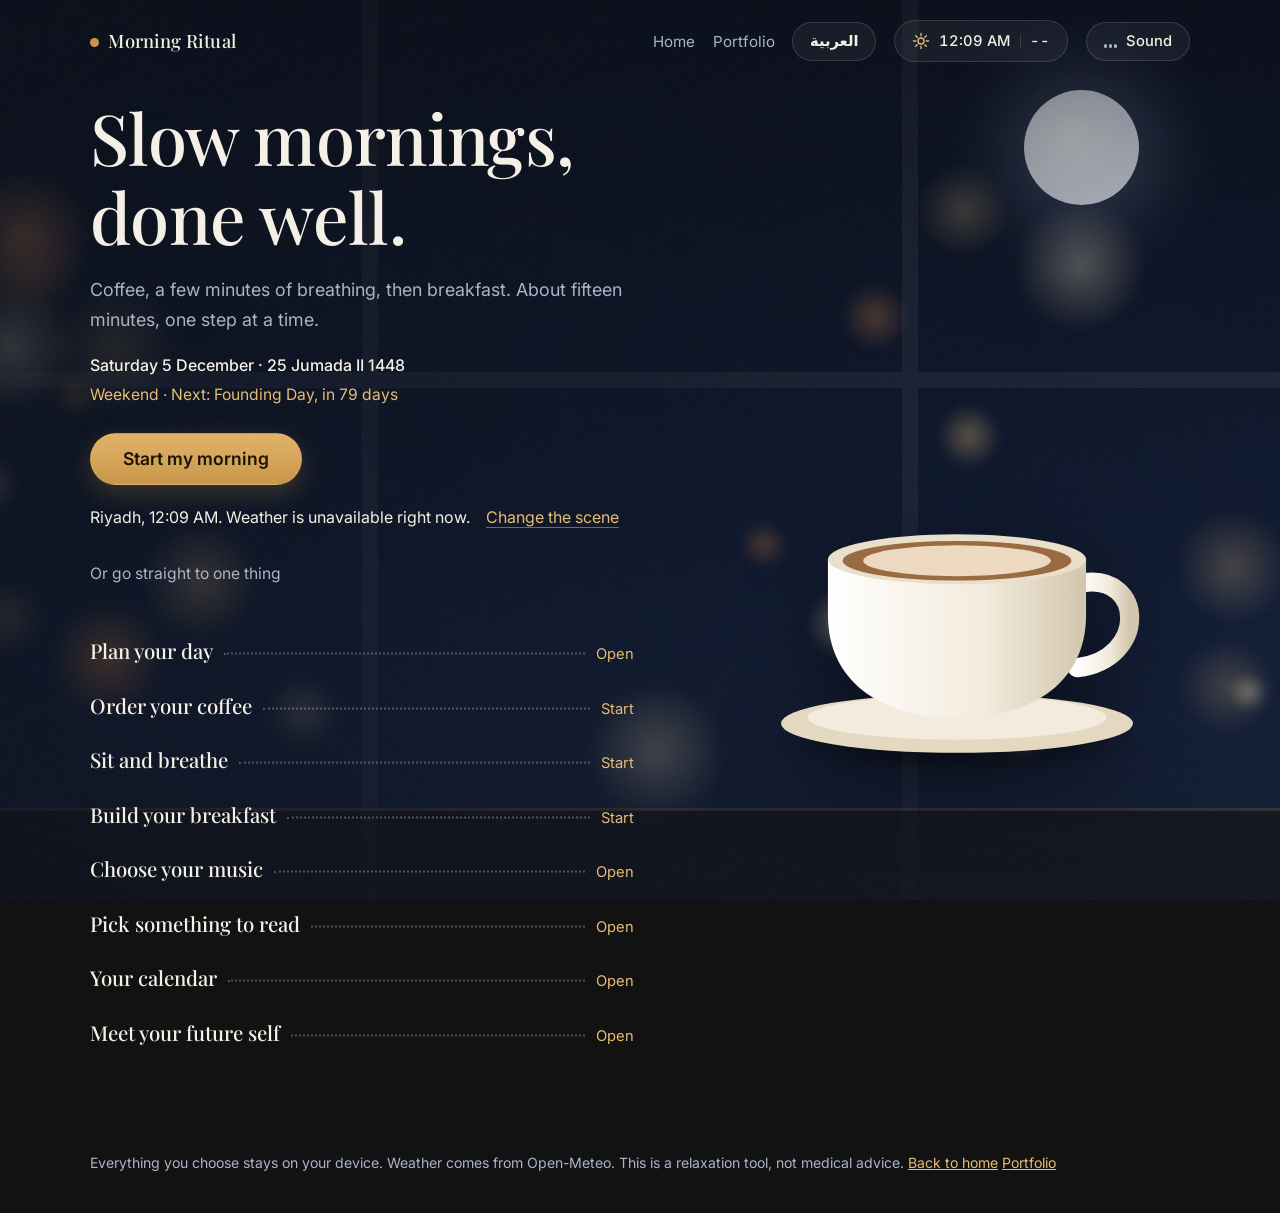
<file: routine/index.html>
<!DOCTYPE html>
<html lang="en">
<head>
  <meta charset="UTF-8">
  <meta name="viewport" content="width=device-width, initial-scale=1, viewport-fit=cover">
  <title>Morning Ritual | Ahmad Abou Abass</title>
  <meta name="description" content="Order a virtual coffee, settle into soft ambience and sit a guided mindfulness session with gentle chimes.">
  <meta name="robots" content="noindex">
  <meta name="theme-color" content="#0E1522">
  <link rel="icon" href="data:image/svg+xml,%3Csvg xmlns='http://www.w3.org/2000/svg' viewBox='0 0 64 64'%3E%3Crect width='64' height='64' rx='16' fill='%230E1522'/%3E%3Cpath d='M16 26h28v8a14 14 0 0 1-28 0z' fill='%23C9974B'/%3E%3Cpath d='M44 28h3a5 5 0 0 1 0 10h-3' fill='none' stroke='%23C9974B' stroke-width='3'/%3E%3C/svg%3E">
  <link rel="preconnect" href="https://fonts.googleapis.com">
  <link rel="preconnect" href="https://fonts.gstatic.com" crossorigin>
  <link href="https://fonts.googleapis.com/css2?family=Inter:wght@400;500;600&family=Playfair+Display:ital,wght@0,500;0,600;1,500&family=IBM+Plex+Sans+Arabic:wght@400;500;600&family=Noto+Naskh+Arabic:wght@500;600&display=swap" rel="stylesheet">
  <link rel="stylesheet" href="routine.css">
  <script src="atmosphere.js" defer></script>
  <script src="routine.js" defer></script>
  <script src="coffee.js" defer></script>
  <script src="future.js" defer></script>
  <script src="calendar.js" defer></script>
  <script src="i18n.js" defer></script>
</head>
<body data-view="hub">
  <div id="scene" class="scene" aria-hidden="true" data-scene="cafe" data-tod="night" data-wx="sunny">
    <div class="sky-orb"></div>
    <div class="clouds"><i></i><i></i><i></i><i></i><i></i></div>
    <div id="lands" class="lands"></div>
    <div class="scrim"></div>
    <canvas id="fx" class="fx"></canvas>
    <div id="flash" class="flash"></div>
  </div>
  <a class="skip" href="#main">Skip to content</a>

  <header class="top">
    <a class="brand" href="#hub">Morning Ritual</a>
    <nav class="top-actions" aria-label="Site">
      <a class="quiet-link" href="../">Home</a>
      <a class="quiet-link" href="https://ahmedabouabass.github.io/Ahmad-Portfolio/">Portfolio</a>
      <button id="langBtn" class="pill lang-btn" type="button" data-no-i18n>العربية</button>
      <button id="wxChip" class="pill wx" type="button" aria-expanded="false" aria-controls="soundSheet" aria-label="Time and weather. Open scene settings.">
        <span id="wxIcon" class="wx-icon" aria-hidden="true"></span><span id="wxTime" class="wx-time" aria-hidden="true">--:--</span><span class="wx-sep" aria-hidden="true"></span><span id="wxTemp" aria-hidden="true">--</span>
      </button>
      <button id="soundBtn" class="pill" type="button" aria-expanded="false" aria-controls="soundSheet">
        <span class="bars" aria-hidden="true"><i></i><i></i><i></i></span>Sound
      </button>
    </nav>
  </header>

  <main id="main" tabindex="-1">
    <noscript><p class="notice">This page needs JavaScript to play sound and run the timer.</p></noscript>

    <!-- HUB -->
    <section id="view-hub" class="view hub" data-view="hub" aria-labelledby="hub-title">
      <div class="hub-copy">
        <h1 id="hub-title" tabindex="-1">Slow mornings, done well.</h1>
        <p class="lede">Coffee, a few minutes of breathing, then breakfast. About fifteen minutes, one step at a time.</p>
        <p class="today-line" id="todayLine" data-no-i18n hidden></p>
        <p class="fy-line" id="futureLine" data-no-i18n hidden></p>
        <a class="btn btn-primary btn-start" id="hubCta" href="#coffee">Start my morning</a>
        <p class="stats" id="stats" hidden></p>

        <button id="hubAtmo" class="atmo-line" type="button"><span id="nowLine">Checking the weather…</span><span class="edit">Change the scene</span></button>

        <p class="menu-lead">Or go straight to one thing</p>
        <ol class="menu" id="menu">
          <li><a class="menu-line" href="../day/">
            <span class="menu-name">Plan your day</span><span class="leader" aria-hidden="true"></span><span class="menu-tag">Open</span></a></li>
          <li><a class="menu-line" href="#coffee" data-step="coffee">
            <span class="menu-name">Order your coffee</span><span class="leader" aria-hidden="true"></span><span class="menu-tag" data-tag="coffee">Start</span></a></li>
          <li><a class="menu-line" href="#breathe" data-step="breathe">
            <span class="menu-name">Sit and breathe</span><span class="leader" aria-hidden="true"></span><span class="menu-tag" data-tag="breathe">Start</span></a></li>
          <li><a class="menu-line" href="#breakfast" data-step="breakfast">
            <span class="menu-name">Build your breakfast</span><span class="leader" aria-hidden="true"></span><span class="menu-tag" data-tag="breakfast">Start</span></a></li>
          <li><a class="menu-line" href="#music" data-step="music">
            <span class="menu-name">Choose your music</span><span class="leader" aria-hidden="true"></span><span class="menu-tag">Open</span></a></li>
          <li><a class="menu-line" href="#reading" data-step="reading">
            <span class="menu-name">Pick something to read</span><span class="leader" aria-hidden="true"></span><span class="menu-tag">Open</span></a></li>
          <li><a class="menu-line" href="#calendar" data-step="calendar">
            <span class="menu-name">Your calendar</span><span class="leader" aria-hidden="true"></span><span class="menu-tag">Open</span></a></li>
          <li><a class="menu-line" href="#future" data-step="future">
            <span class="menu-name">Meet your future self</span><span class="leader" aria-hidden="true"></span><span class="menu-tag">Open</span></a></li>
        </ol>

      </div>
      <div class="hub-cup" id="hubCup" aria-hidden="true"></div>
    </section>

    <!-- COFFEE -->
    <section id="view-coffee" class="view coffee" data-view="coffee" aria-labelledby="coffee-title" hidden>
      <div class="coffee-stage">
        <div id="brewCup" class="brew-cup" role="img" aria-label="Your cup, filling as the drink is made"></div>
        <p id="brewStatus" class="brew-status" role="status" aria-live="polite">Pick a drink and place your order.</p>
      </div>
      <div class="coffee-order">
        <a class="back" href="#hub">Back to the ritual</a>
        <h1 id="coffee-title" tabindex="-1">What are you having?</h1>
        <div class="cw-mood" id="coffeeMood" data-no-i18n></div>
        <ul class="drinks" id="drinks"></ul>
        <label class="check"><input type="checkbox" id="orderSound" checked><span>Play soft ambience with my order</span></label>
        <div class="actions">
          <button id="orderBtn" class="btn btn-primary" type="button">Place order</button>
          <a id="coffeeNext" class="btn btn-ghost" href="#breathe" hidden>Continue to breathing</a>
        </div>
        <div class="cw-ways" id="coffeeWays" data-no-i18n></div>
      </div>
    </section>

    <!-- BREATHE -->
    <section id="view-breathe" class="view breathe" data-view="breathe" aria-labelledby="breathe-title" hidden>
      <div id="bSetup" class="b-panel">
        <a class="back" href="#hub">Back to the ritual</a>
        <h1 id="breathe-title" tabindex="-1">Sit and breathe</h1>
        <p class="lede">Set the length, choose how you want to be nudged, then begin. A bowl rings to start and to finish.</p>

        <div class="field"><span class="field-label" id="lblMins">Length</span>
          <div class="chips" id="chipsMins" role="group" aria-labelledby="lblMins">
            <button type="button" class="chip" data-v="3">3 min</button>
            <button type="button" class="chip" data-v="5">5 min</button>
            <button type="button" class="chip" data-v="10">10 min</button>
            <button type="button" class="chip" data-v="15">15 min</button>
            <button type="button" class="chip" data-v="20">20 min</button>
            <label class="custom">Other <input id="customMins" type="number" inputmode="numeric" min="1" max="60" placeholder="1 to 60" aria-label="Custom length in minutes"></label>
          </div>
        </div>

        <div class="field"><span class="field-label" id="lblEvery">Chime during the session</span>
          <div class="chips" id="chipsEvery" role="group" aria-labelledby="lblEvery">
            <button type="button" class="chip" data-v="0">Off</button>
            <button type="button" class="chip" data-v="1">Every minute</button>
            <button type="button" class="chip" data-v="5">Every 5 minutes</button>
            <button type="button" class="chip" data-v="10">Every 10 minutes</button>
          </div>
        </div>

        <div class="field"><span class="field-label" id="lblStyle">Chime style</span>
          <div class="chips" id="chipsStyle" role="group" aria-labelledby="lblStyle">
            <button type="button" class="chip" data-v="bowl">Singing bowl</button>
            <button type="button" class="chip" data-v="voice">Spoken minutes</button>
            <button type="button" class="chip" data-v="both">Bowl and voice</button>
          </div>
          <p class="hint" id="voiceHint" hidden>Spoken minutes need a browser that supports speech. Your device doesn't, so the bowl will be used.</p>
        </div>

        <div class="field"><span class="field-label" id="lblGuide">Breathing guide</span>
          <div class="chips" id="chipsGuide" role="group" aria-labelledby="lblGuide">
            <button type="button" class="chip" data-v="off">None</button>
            <button type="button" class="chip" data-v="calm">Calm: in 4, out 6</button>
            <button type="button" class="chip" data-v="box">Box: 4, 4, 4, 4</button>
            <button type="button" class="chip" data-v="relax">Relax: in 4, hold 7, out 8</button>
            <button type="button" class="chip" data-v="open">Open awareness</button>
            <button type="button" class="chip" data-v="noting">Noting</button>
          </div>
        </div>

        <p class="summary" id="summary"></p>
        <div class="actions"><button id="beginBtn" class="btn btn-primary" type="button">Begin session</button></div>
      </div>

      <div id="bRun" class="b-panel b-run" hidden>
        <div class="ring-wrap">
          <div class="orb" id="orb" aria-hidden="true"></div>
          <svg class="ring" viewBox="0 0 300 300" aria-hidden="true">
            <circle class="ring-track" cx="150" cy="150" r="136"/>
            <circle class="ring-bar" id="ringBar" cx="150" cy="150" r="136"/>
          </svg>
          <div class="ring-text">
            <p class="cue" id="cue" aria-live="off"></p>
            <p class="time" id="time" role="timer">10:00</p>
            <p class="next" id="nextChime"></p>
          </div>
        </div>
        <div class="actions run-actions">
          <button id="pauseBtn" class="btn btn-ghost" type="button">Pause</button>
          <button id="endBtn" class="btn btn-ghost" type="button">End session</button>
        </div>
        <p class="sr-only" id="runStatus" role="status" aria-live="polite"></p>
      </div>

      <div id="bDone" class="b-panel b-done" hidden>
        <h2 id="doneTitle" tabindex="-1">Session complete</h2>
        <p class="lede" id="doneText"></p>
        <div class="field"><span class="field-label" id="lblMood">How do you feel?</span>
          <div class="chips" id="chipsMood" role="group" aria-labelledby="lblMood">
            <button type="button" class="chip" data-v="Calm">Calm</button>
            <button type="button" class="chip" data-v="Clear">Clear</button>
            <button type="button" class="chip" data-v="Light">Light</button>
            <button type="button" class="chip" data-v="About the same">About the same</button>
          </div>
          <p class="hint">Saved only on this device.</p>
        </div>
        <div class="actions">
          <a class="btn btn-primary" href="#hub">Back to the ritual</a>
          <button id="againBtn" class="btn btn-ghost" type="button">Sit again</button>
        </div>
      </div>
    </section>

    <!-- BREAKFAST -->
    <section id="view-breakfast" class="view breakfast" data-view="breakfast" aria-labelledby="breakfast-title" hidden>
      <a class="back" href="#hub">Back to the ritual</a>
      <h1 id="breakfast-title" tabindex="-1">Build your breakfast</h1>
      <p class="lede">Pick what goes on your plate and watch the protein and calories add up. Values are approximate for common foods, so check your own labels.</p>
      <div class="bf-grid">
        <div class="bf-main">
          <div class="field"><span class="field-label" id="lblPlates">Start from a plate</span>
            <div class="chips" id="plates" role="group" aria-labelledby="lblPlates"></div></div>
          <div class="field"><span class="field-label" id="lblGoal">Protein goal for this meal</span>
            <div class="chips" id="goalChips" role="group" aria-labelledby="lblGoal">
              <button type="button" class="chip" data-v="20">20 g</button>
              <button type="button" class="chip" data-v="30">30 g</button>
              <button type="button" class="chip" data-v="40">40 g</button>
            </div></div>
          <div id="foods"></div>
        </div>
        <aside class="bf-total" aria-labelledby="totalTitle">
          <h2 id="totalTitle">Your plate</h2>
          <p class="bf-protein"><span id="tProtein">0</span> g protein</p>
          <div class="bar" id="goalBar" role="progressbar" aria-valuemin="0" aria-valuemax="100" aria-valuenow="0" aria-label="Progress toward your protein goal"><i id="goalFill"></i></div>
          <p class="hint" id="goalText" role="status" aria-live="polite"></p>
          <dl class="macros">
            <div><dt>Calories</dt><dd id="tKcal">0</dd></div>
            <div><dt>Carbs</dt><dd id="tCarb">0 g</dd></div>
            <div><dt>Fat</dt><dd id="tFat">0 g</dd></div>
          </dl>
          <ul class="plate-list" id="plateList"></ul>
          <div class="actions">
            <button id="saveBreakfast" class="btn btn-primary" type="button">Save as today's breakfast</button>
            <button id="clearPlate" class="btn btn-ghost" type="button">Clear plate</button>
          </div>
          <p class="hint">A planning aid, not medical or dietary advice.</p>
        </aside>
      </div>
    </section>

    <!-- MUSIC -->
    <section id="view-music" class="view music" data-view="music" aria-labelledby="music-title" hidden>
      <a class="back" href="#hub">Back to the ritual</a>
      <h1 id="music-title" tabindex="-1">Choose your music</h1>
      <p class="lede">Playlists I keep on YouTube Music. Some play right here. The rest are blocked from playing on other sites by their music labels, so they open in YouTube Music.</p>
      <div id="shelf"></div>
    </section>

    <!-- READING -->
    <section id="view-reading" class="view reading" data-view="reading" aria-labelledby="reading-title" hidden>
      <a class="back" href="#hub">Back to the ritual</a>
      <h1 id="reading-title" tabindex="-1">Pick something to read</h1>
      <p class="lede">A short shelf for slow mornings. Each link searches Audible, where you can listen or read a sample.</p>
      <ul class="books" id="books"></ul>
    </section>

    <!-- CALENDAR -->
    <section id="view-calendar" class="view calendar" data-view="calendar" aria-labelledby="calendar-title" hidden>
      <a class="back" href="#hub">Back to the ritual</a>
      <h1 id="calendar-title" tabindex="-1">Your calendar</h1>
      <p class="lede">Public holidays, weekends and the Hijri date for the country you are in.</p>
      <div id="calDyn" data-no-i18n></div>
    </section>

    <!-- FUTURE SELF -->
    <section id="view-future" class="view future" data-view="future" aria-labelledby="future-title" hidden>
      <div id="futureDyn" data-no-i18n></div>
    </section>
  </main>

  <footer class="foot">
    <p>Everything you choose stays on your device. Weather comes from Open-Meteo. This is a relaxation tool, not medical advice. <a href="../">Back to home</a> <a href="https://ahmedabouabass.github.io/Ahmad-Portfolio/">Portfolio</a></p>
  </footer>

  <!-- SCENE + SOUND PANEL -->
  <aside id="soundSheet" class="sheet" aria-label="Scene and sound" hidden>
    <div class="sheet-head">
      <div class="tabs" role="tablist" aria-label="Panel">
        <button id="tab-scene" class="tab" role="tab" type="button" aria-selected="true" aria-controls="panel-scene">Scene</button>
        <button id="tab-sound" class="tab" role="tab" type="button" aria-selected="false" aria-controls="panel-sound" tabindex="-1">Sound</button>
      </div>
      <button id="soundClose" class="icon-btn" type="button" aria-label="Close panel">Close</button>
    </div>
    <button id="soundToggle" class="btn btn-primary wide" type="button" aria-pressed="false">Play ambience</button>
    <p class="auto-note" id="autoNote"><span id="autoText">The music follows your scene and the weather.</span> <button id="autoBtn" class="link-btn" type="button" hidden>Match the scene again</button></p>

    <div id="panel-scene" role="tabpanel" aria-labelledby="tab-scene">
      <div class="field"><span class="field-label" id="lblScene">Background</span>
        <div class="chips" id="sceneChips" role="group" aria-labelledby="lblScene"></div>
      </div>
      <div class="field"><span class="field-label" id="lblWx">Weather</span>
        <div class="chips" id="wxChips" role="group" aria-labelledby="lblWx"></div>
        <p class="hint" id="wxLive" role="status"></p>
      </div>
      <div class="field"><span class="field-label" id="lblTod">Time of day</span>
        <div class="chips" id="todChips" role="group" aria-labelledby="lblTod"></div>
      </div>
      <div class="field"><span class="field-label">Place: <span id="placeLabel">Riyadh</span></span>
        <form id="cityForm" class="yt-form">
          <label class="sr-only" for="cityInput">Search for a city</label>
          <input id="cityInput" type="search" placeholder="Search for a city" autocomplete="off">
          <button class="btn btn-ghost" type="submit">Search</button>
        </form>
        <ul class="tracks" id="cityResults"></ul>
        <div class="row">
          <button id="geoBtn" class="link-btn" type="button">Use my location</button>
          <button id="unitBtn" class="link-btn" type="button">Show °F</button>
        </div>
        <p class="hint" id="placeMsg" role="status"></p>
      </div>
    </div>

    <div id="panel-sound" role="tabpanel" aria-labelledby="tab-sound" hidden>
      <div class="mixer" id="masterMix"></div>
      <details class="more"><summary>Fine-tune the mix</summary><div class="mixer" id="mixer"></div></details>

      <div class="rule"></div>
      <h3>Play a video instead</h3>
      <p class="hint">Plays through YouTube's own player. Some videos block playback outside YouTube.</p>
      <ul class="tracks" id="tracks"></ul>
      <form id="ytForm" class="yt-form">
        <label class="sr-only" for="ytInput">YouTube link</label>
        <input id="ytInput" type="url" placeholder="Paste a YouTube link" autocomplete="off">
        <button class="btn btn-ghost" type="submit">Play</button>
      </form>
      <div id="ytWrap" class="yt-wrap" hidden>
        <div id="ytPlayer"></div>
        <div class="yt-controls">
          <label class="slider"><span>Video volume</span><input id="ytVol" type="range" min="0" max="100" value="70"></label>
          <button id="ytStop" class="btn btn-ghost" type="button">Stop video</button>
        </div>
      </div>
      <p id="ytMsg" class="yt-msg" role="status" aria-live="polite"></p>
    </div>
  </aside>

  <div id="toast" class="toast" role="status" aria-live="polite"></div>
</body>
</html>
</file>
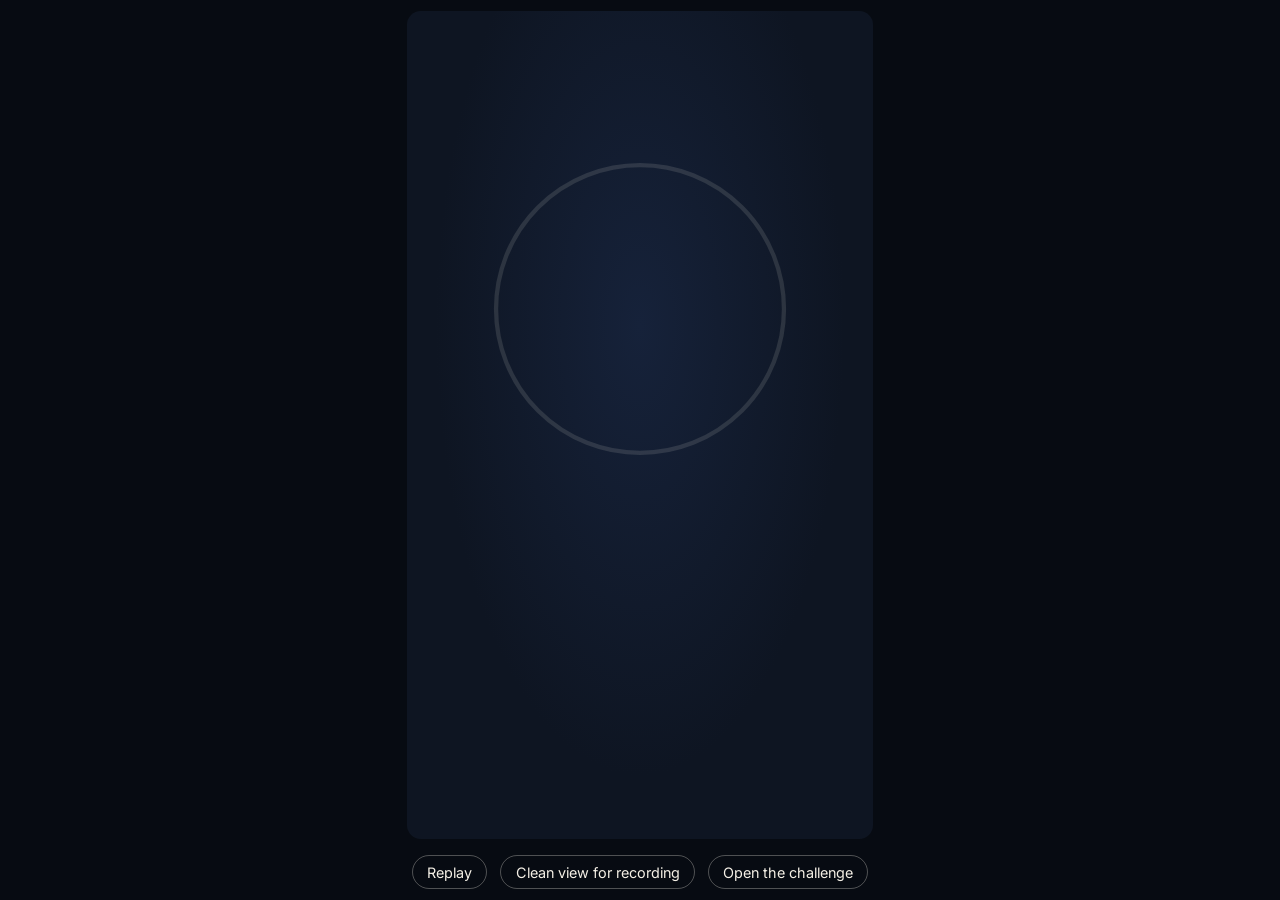
<file: teaser/index.html>
<!DOCTYPE html>
<html lang="en">
<head>
  <meta charset="UTF-8">
  <meta name="viewport" content="width=device-width, initial-scale=1, viewport-fit=cover">
  <title>Ritual teaser | 7 days to a calmer morning</title>
  <meta name="robots" content="noindex">
  <meta name="theme-color" content="#0E1522">
  <link rel="preconnect" href="https://fonts.googleapis.com">
  <link rel="preconnect" href="https://fonts.gstatic.com" crossorigin>
  <link href="https://fonts.googleapis.com/css2?family=Playfair+Display:wght@500&family=Inter:wght@400;500&family=Noto+Naskh+Arabic:wght@500;600&display=swap" rel="stylesheet">
  <style>
    :root{--navy:#0E1522;--gold:#C9974B;--gold2:#E6BC73;--cream:#F5F0E6;--dur:14s}
    *{box-sizing:border-box}
    html,body{margin:0;height:100%;background:#070b12;color:var(--cream);font-family:Inter,system-ui,sans-serif}
    body{display:flex;flex-direction:column;align-items:center;justify-content:center;gap:1rem}
    .stage{position:relative;height:min(92vh,calc(92vw*16/9));aspect-ratio:9/16;background:radial-gradient(ellipse at 50% 38%,#16223a 0%,var(--navy) 62%);overflow:hidden;border-radius:14px}
    .clean .stage{height:100vh;border-radius:0}
    .ringbox{position:absolute;left:50%;top:36%;width:68%;aspect-ratio:1;transform:translate(-50%,-50%)}
    .ringbox svg.r{position:absolute;inset:0;width:100%;height:100%;overflow:visible}
    .track{fill:none;stroke:rgba(245,240,230,.12);stroke-width:3}
    .prog{fill:none;stroke:var(--gold2);stroke-width:4;stroke-linecap:round;stroke-dasharray:628.3;stroke-dashoffset:628.3;filter:drop-shadow(0 0 8px rgba(230,188,115,.7));animation:fill var(--dur) cubic-bezier(.45,.05,.3,1) infinite}
    .who{position:absolute;inset:0;display:grid;place-items:center;line-height:0;opacity:0;animation:who var(--dur) ease infinite}
    .who svg{width:46%;height:auto}
    .glow{position:absolute;inset:-14%;border-radius:50%;background:radial-gradient(circle,rgba(230,188,115,.22),transparent 65%);opacity:0;animation:who var(--dur) ease infinite}
    .t{position:absolute;left:8%;right:8%;text-align:center;opacity:0}
    .t1{top:67%;font:500 clamp(1.7rem,7.2cqw,3rem)/1.2 "Playfair Display",serif;animation:t1 var(--dur) ease infinite}
    .t2{top:66%;font:600 clamp(1.9rem,7.6cqw,3.2rem)/1.5 "Noto Naskh Arabic",serif;animation:t2 var(--dur) ease infinite}
    .t3{top:75%;font:500 5cqw/1.4 Inter,sans-serif;color:var(--gold2);letter-spacing:.02em;animation:t3 var(--dur) ease infinite}
    .t4{top:81%;left:3%;right:3%;white-space:nowrap;font:500 4.3cqw/1.4 Inter,sans-serif;color:rgba(245,240,230,.75);animation:t3 var(--dur) ease infinite}
    .stage{container-type:inline-size}
    @keyframes fill{0%{stroke-dashoffset:628.3}46%{stroke-dashoffset:0}92%{stroke-dashoffset:0;opacity:1}100%{stroke-dashoffset:0;opacity:0}}
    @keyframes who{0%{opacity:0;transform:scale(.96)}6%{opacity:1;transform:scale(1)}92%{opacity:1}100%{opacity:0}}
    @keyframes t1{0%,10%{opacity:0;transform:translateY(8px)}16%,40%{opacity:1;transform:none}46%,100%{opacity:0}}
    @keyframes t2{0%,46%{opacity:0;transform:translateY(8px)}52%,76%{opacity:1;transform:none}82%,100%{opacity:0}}
    @keyframes t3{0%,80%{opacity:0}86%,94%{opacity:1}100%{opacity:0}}
    .ctl{display:flex;gap:.8rem;align-items:center;font-size:.9rem;color:rgba(245,240,230,.7)}
    .clean .ctl{display:none}
    .ctl button,.ctl a{font:inherit;color:var(--cream);background:transparent;border:1px solid rgba(245,240,230,.3);border-radius:999px;padding:.45rem .9rem;cursor:pointer;text-decoration:none}
    @media (prefers-reduced-motion:reduce){.prog{animation:none;stroke-dashoffset:0}.who,.glow{animation:none;opacity:1}.t1{animation:none;opacity:1}.t2,.t3,.t4{animation:none;opacity:0}}
  </style>
  <script src="../site.js" defer></script>
</head>
<body>
  <div class="stage" id="stage" aria-label="Animated teaser: a golden ring fills around your future self">
    <div class="ringbox">
      <div class="glow"></div>
      <svg class="r" viewBox="0 0 220 220" aria-hidden="true"><circle cx="110" cy="110" r="100" class="track"/><circle cx="110" cy="110" r="100" class="prog" transform="rotate(-90 110 110)"/></svg>
      <div class="who" id="who"></div>
    </div>
    <p class="t t1">7 days to a calmer morning</p>
    <p class="t t2" dir="rtl" lang="ar">سبعة أيام لصباح أهدأ</p>
    <p class="t t3">Free 7-day Ritual challenge</p>
    <p class="t t4" dir="ltr">ahmedabouabass.github.io/challenge</p>
  </div>
  <div class="ctl"><button id="replay" type="button">Replay</button><a href="?clean=1">Clean view for recording</a><a href="../challenge/">Open the challenge</a></div>
  <script>
    window.addEventListener('DOMContentLoaded', function () {
      if (/[?&]clean=1/.test(location.search)) document.body.classList.add('clean');
      var tries = 0;
      (function put() {
        if (window.RS) { var F = RS.future(); document.getElementById('who').innerHTML = RS.avatar(F.av, 160, 'Your future self'); }
        else if (tries++ < 40) setTimeout(put, 100);
      })();
      document.getElementById('replay').addEventListener('click', function () {
        var st = document.getElementById('stage'); st.style.display = 'none'; void st.offsetWidth; st.style.display = '';
      });
    });
  </script>
</body>
</html>
</file>
<file: routine/routine.css>
:root{
  --bg:#0E1522; --bg-2:#16223A; --ink:#F5F0E6; --muted:#A9B4C6; --gold:#C9974B; --gold-2:#E6BC73;
  --line:rgba(245,240,230,.14); --soft:rgba(255,255,255,.05);
  --serif:"Playfair Display",Georgia,"Times New Roman",serif;
  --sans:Inter,system-ui,-apple-system,"Segoe UI",Roboto,sans-serif;
  --ease:cubic-bezier(.22,.7,.2,1);
}
*{box-sizing:border-box}
[hidden]{display:none !important}
html{color-scheme:dark;-webkit-text-size-adjust:100%}
body{
  margin:0;min-height:100vh;min-height:100dvh;color:var(--ink);
  font:400 1rem/1.65 var(--sans);-webkit-font-smoothing:antialiased;
  background:
    radial-gradient(900px 520px at 78% 8%,rgba(201,151,75,.18),transparent 62%),
    radial-gradient(800px 600px at -8% 30%,rgba(70,110,170,.2),transparent 60%),
    linear-gradient(180deg,#0E1522,#0A101B);
  background-attachment:fixed;
}
body::before{
  content:"";position:fixed;inset:0;pointer-events:none;opacity:.07;z-index:1;
  background-image:url("data:image/svg+xml,%3Csvg xmlns='http://www.w3.org/2000/svg' width='160' height='160'%3E%3Cfilter id='n'%3E%3CfeTurbulence type='fractalNoise' baseFrequency='.9' numOctaves='2' stitchTiles='stitch'/%3E%3C/filter%3E%3Crect width='100%25' height='100%25' filter='url(%23n)'/%3E%3C/svg%3E");
}
.skip{position:absolute;left:-999px;top:8px;background:var(--gold);color:#1a1205;padding:.5rem .9rem;border-radius:8px;z-index:100}
.skip:focus{left:8px}
.sr-only{position:absolute;width:1px;height:1px;margin:-1px;overflow:hidden;clip:rect(0 0 0 0);white-space:nowrap}
:focus-visible{outline:2px solid var(--gold-2);outline-offset:3px;border-radius:6px}
a{color:inherit}
h1,h2,h3{font-family:var(--serif);font-weight:500;line-height:1.12;margin:0;letter-spacing:-.01em}
h1{font-size:clamp(2.4rem,6vw,4.4rem)}
h1:focus,h2:focus{outline:none}

/* header */
.top{position:relative;z-index:5;display:flex;justify-content:space-between;align-items:center;gap:1rem;max-width:1180px;margin:0 auto;padding:1.25rem clamp(1.1rem,4vw,2.5rem)}
.brand{font:500 1.15rem/1 var(--serif);text-decoration:none;letter-spacing:.01em}
.brand::before{content:"";display:inline-block;width:.55rem;height:.55rem;border-radius:50%;background:var(--gold);margin-right:.6rem;vertical-align:.08em}
.top-actions{display:flex;align-items:center;gap:1.1rem}
.quiet-link{color:var(--muted);text-decoration:none;font-size:.95rem}
.quiet-link:hover{color:var(--ink)}
.pill{display:inline-flex;align-items:center;gap:.6rem;font:500 .92rem/1 var(--sans);color:var(--ink);background:var(--soft);border:1px solid var(--line);padding:.7rem 1.05rem;border-radius:999px;cursor:pointer;transition:border-color .2s,background .2s}
.pill:hover{border-color:rgba(201,151,75,.6)}
.pill[aria-expanded="true"]{background:rgba(201,151,75,.16);border-color:rgba(201,151,75,.6)}
.bars{display:inline-flex;align-items:flex-end;gap:2px;height:.9rem}
.bars i{display:block;width:3px;height:30%;background:var(--muted);border-radius:2px}
body.is-playing .bars i{background:var(--gold-2);animation:eq 1.1s ease-in-out infinite}
body.is-playing .bars i:nth-child(2){animation-delay:.25s}
body.is-playing .bars i:nth-child(3){animation-delay:.5s}
@keyframes eq{0%,100%{height:25%}50%{height:100%}}

main{position:relative;z-index:1;max-width:1180px;margin:0 auto;padding:1rem clamp(1.1rem,4vw,2.5rem) 3rem}
.view{animation:enter .55s var(--ease) both}
@keyframes enter{from{opacity:0;transform:translateY(10px)}to{opacity:1;transform:none}}
.lede{color:var(--muted);font-size:1.12rem;max-width:34rem;margin:1.2rem 0 0}
.notice{border:1px solid var(--line);padding:1rem;border-radius:12px;color:var(--muted)}

/* hub */
.hub{display:grid;grid-template-columns:minmax(0,1.1fr) minmax(0,.9fr);gap:clamp(1.5rem,5vw,4rem);align-items:center;min-height:62vh}
.menu{list-style:none;margin:2.4rem 0 1.6rem;padding:0;max-width:34rem}
.menu-line{display:flex;align-items:baseline;gap:.7rem;padding:.85rem 0;text-decoration:none;color:var(--ink)}
.menu-name{font:500 1.28rem/1.2 var(--serif)}
.leader{flex:1;border-bottom:2px dotted rgba(245,240,230,.28);transform:translateY(-.28rem);min-width:1rem}
.menu-tag{font-size:.92rem;color:var(--gold-2);white-space:nowrap}
a.menu-line:hover .menu-name{color:var(--gold-2)}
a.menu-line:hover .leader{border-color:rgba(230,188,115,.7)}
.menu-line.is-soon{opacity:.5}
.menu-line.is-soon .menu-tag{color:var(--muted)}
.stats{color:var(--muted);margin:0 0 1.4rem;font-size:.98rem}
.hub-cup{display:flex;justify-content:center}
.hub-cup .cup{width:min(100%,440px);filter:drop-shadow(0 30px 40px rgba(0,0,0,.45))}

/* buttons */
.btn{display:inline-flex;align-items:center;justify-content:center;gap:.5rem;font:600 1rem/1 var(--sans);padding:1rem 1.6rem;border-radius:999px;border:1px solid transparent;cursor:pointer;text-decoration:none;transition:transform .15s var(--ease),background .2s,border-color .2s}
.btn:active{transform:scale(.98)}
.btn-primary{background:linear-gradient(180deg,#E0B369,#C9974B);color:#1b1306;box-shadow:0 8px 24px rgba(201,151,75,.25)}
.btn-primary:hover{background:linear-gradient(180deg,#EBC27A,#D2A056)}
.btn-ghost{background:transparent;color:var(--ink);border-color:var(--line)}
.btn-ghost:hover{border-color:rgba(201,151,75,.7)}
.btn[disabled]{opacity:.55;cursor:not-allowed}
.btn.wide{width:100%}
.actions{display:flex;flex-wrap:wrap;gap:.8rem;margin-top:1.8rem}
.back{display:inline-block;color:var(--muted);text-decoration:none;font-size:.95rem;margin-bottom:1.1rem}
.back:hover{color:var(--ink)}

/* cup */
.cup{display:block;width:100%;height:auto;overflow:visible}
.cup .liquid ellipse{transform-box:fill-box;transform-origin:center;transform:scale(var(--fill,1));transition:transform .08s linear}
.cup .art{display:none;opacity:0;transition:opacity .6s}
.cup.ready .art{opacity:.9}
.cup[data-art="heart"] .art-heart{display:block}
.cup[data-art="ring"] .art-ring{display:block}
.cup .steam path{fill:none;stroke:rgba(245,240,230,.6);stroke-width:5;stroke-linecap:round;stroke-dasharray:70;stroke-dashoffset:70;opacity:0}
.cup.ready .steam path,.cup.steaming .steam path{animation:steam 4.2s ease-in-out infinite}
.cup.ready .steam path:nth-child(2),.cup.steaming .steam path:nth-child(2){animation-delay:1.1s}
.cup.ready .steam path:nth-child(3),.cup.steaming .steam path:nth-child(3){animation-delay:2.2s}
@keyframes steam{0%{stroke-dashoffset:70;opacity:0;transform:translateY(10px)}30%{opacity:.75}100%{stroke-dashoffset:-70;opacity:0;transform:translateY(-16px)}}

/* coffee */
.coffee{display:grid;grid-template-columns:minmax(0,.95fr) minmax(0,1.05fr);gap:clamp(1.5rem,5vw,4rem);align-items:center;min-height:62vh}
.coffee-stage{text-align:center}
.brew-cup{width:min(100%,430px);margin:0 auto;filter:drop-shadow(0 30px 40px rgba(0,0,0,.45))}
.brew-status{min-height:2rem;margin:1.2rem 0 0;color:var(--muted);font-size:1.05rem}
.drinks{list-style:none;margin:1.8rem 0 1.4rem;padding:0;max-width:34rem}
.drink{width:100%;text-align:left;display:flex;align-items:baseline;gap:.7rem;background:none;border:0;border-bottom:1px solid var(--line);color:var(--ink);padding:.9rem .2rem;cursor:pointer;font:inherit;position:relative}
.drink .d-name{font:500 1.25rem/1.2 var(--serif)}
.drink .d-note{color:var(--muted);font-size:.95rem}
.drink::before{content:"";width:.5rem;height:.5rem;border-radius:50%;border:1.5px solid var(--muted);flex:none;align-self:center;transition:background .2s,border-color .2s}
.drink[aria-pressed="true"]::before{background:var(--gold);border-color:var(--gold)}
.drink[aria-pressed="true"] .d-name{color:var(--gold-2)}
.drink:hover .d-name{color:var(--gold-2)}
.drink[disabled]{cursor:not-allowed;opacity:.6}
.check{display:flex;align-items:center;gap:.7rem;color:var(--muted);cursor:pointer;font-size:.98rem}
.check input{accent-color:var(--gold);width:1.1rem;height:1.1rem}

/* breathe */
.breathe .b-panel{max-width:40rem}
.field{margin-top:2rem}
.field-label{display:block;font:600 .95rem/1.2 var(--sans);margin-bottom:.8rem;color:var(--ink)}
.chips{display:flex;flex-wrap:wrap;gap:.6rem}
.chip{font:500 .95rem/1 var(--sans);color:var(--ink);background:var(--soft);border:1px solid var(--line);padding:.8rem 1.1rem;border-radius:999px;cursor:pointer;transition:background .2s,border-color .2s,color .2s}
.chip:hover{border-color:rgba(201,151,75,.7)}
.chip[aria-pressed="true"]{background:rgba(201,151,75,.2);border-color:var(--gold);color:var(--gold-2)}
.chip[disabled]{opacity:.45;cursor:not-allowed}
.custom{display:inline-flex;align-items:center;gap:.6rem;color:var(--muted);font-size:.95rem}
.custom input,.yt-form input{font:inherit;color:var(--ink);background:var(--soft);border:1px solid var(--line);border-radius:999px;padding:.75rem 1rem;width:7.5rem}
.custom input:focus,.yt-form input:focus{border-color:var(--gold);outline:none}
.hint{color:var(--muted);font-size:.9rem;margin:.7rem 0 0}
.summary{margin:2rem 0 0;color:var(--muted);border-left:2px solid var(--gold);padding-left:1rem;max-width:34rem}

.b-run{display:flex;flex-direction:column;align-items:center;margin:0 auto;text-align:center;padding-top:1rem}
.ring-wrap{position:relative;width:min(88vw,380px);aspect-ratio:1}
.ring{position:absolute;inset:0;width:100%;height:100%;transform:rotate(-90deg)}
.ring-track{fill:none;stroke:rgba(245,240,230,.12);stroke-width:4}
.ring-bar{fill:none;stroke:var(--gold);stroke-width:5;stroke-linecap:round;stroke-dasharray:854.5;stroke-dashoffset:0}
.orb{position:absolute;left:14%;top:14%;width:72%;height:72%;border-radius:50%;background:radial-gradient(circle at 50% 40%,rgba(230,188,115,.34),rgba(201,151,75,.1) 62%,transparent 72%);transform:scale(.5);will-change:transform}
.ring-text{position:absolute;inset:0;display:flex;flex-direction:column;align-items:center;justify-content:center;gap:.2rem}
.cue{margin:0;min-height:1.6rem;color:var(--gold-2);font-size:1.05rem}
.time{margin:0;font:500 clamp(3.4rem,14vw,5.2rem)/1 var(--serif);font-variant-numeric:lining-nums tabular-nums;letter-spacing:-.02em}
.next{margin:.4rem 0 0;color:var(--muted);font-size:.9rem;min-height:1.3rem}
.run-actions{justify-content:center}
.b-done{padding-top:1rem}
.b-done h2{font-size:clamp(2rem,5vw,3rem)}

/* sound sheet */
.sheet{position:fixed;z-index:20;top:0;right:0;bottom:0;width:min(420px,100vw);overflow:auto;padding:1.4rem 1.4rem 2rem;background:rgba(14,21,34,.96);backdrop-filter:blur(14px);-webkit-backdrop-filter:blur(14px);border-left:1px solid var(--line);box-shadow:-30px 0 60px rgba(0,0,0,.4);animation:slide .35s var(--ease) both}
@keyframes slide{from{transform:translateX(24px);opacity:0}to{transform:none;opacity:1}}
.sheet-head{display:flex;justify-content:space-between;align-items:center;margin-bottom:1.2rem}
.sheet h2{font-size:1.7rem}
.sheet h3{font-size:1.2rem;margin-bottom:.4rem}
.icon-btn{background:none;border:1px solid var(--line);color:var(--ink);border-radius:999px;padding:.55rem 1rem;font:500 .9rem var(--sans);cursor:pointer}
.icon-btn:hover{border-color:var(--gold)}
.mixer{margin-top:1.6rem;display:grid;gap:1rem}
.slider{display:grid;gap:.4rem;font-size:.95rem;color:var(--ink)}
.slider span{color:var(--muted)}
input[type=range]{-webkit-appearance:none;appearance:none;width:100%;height:28px;background:transparent;cursor:pointer}
input[type=range]::-webkit-slider-runnable-track{height:4px;border-radius:4px;background:rgba(245,240,230,.2)}
input[type=range]::-moz-range-track{height:4px;border-radius:4px;background:rgba(245,240,230,.2)}
input[type=range]::-webkit-slider-thumb{-webkit-appearance:none;width:20px;height:20px;border-radius:50%;background:var(--gold);border:0;margin-top:-8px;box-shadow:0 0 0 4px rgba(201,151,75,.22)}
input[type=range]::-moz-range-thumb{width:20px;height:20px;border-radius:50%;background:var(--gold);border:0}
.rule{border-top:1px solid var(--line);margin:1.8rem 0 1.4rem}
.tracks{list-style:none;margin:1rem 0;padding:0;display:grid;gap:.5rem}
.tracks button{width:100%;text-align:left;background:var(--soft);border:1px solid var(--line);color:var(--ink);padding:.8rem 1rem;border-radius:14px;cursor:pointer;font:500 .95rem var(--sans)}
.tracks button:hover{border-color:var(--gold)}
.yt-form{display:flex;gap:.6rem}
.yt-form input{flex:1;width:auto;min-width:0}
.yt-wrap{margin-top:1rem}
.yt-wrap iframe{width:100%;aspect-ratio:16/9;height:auto;border:0;border-radius:14px;background:#000}
.yt-controls{display:grid;gap:.8rem;margin-top:.8rem}
.yt-msg{color:var(--gold-2);font-size:.92rem;min-height:1.2rem}
.yt-msg a{color:var(--gold-2)}

.toast{position:fixed;left:50%;bottom:1.4rem;transform:translate(-50%,20px);opacity:0;pointer-events:none;background:#1c2942;border:1px solid var(--line);padding:.8rem 1.2rem;border-radius:999px;z-index:40;transition:opacity .3s,transform .3s var(--ease);font-size:.95rem}
.toast.show{opacity:1;transform:translate(-50%,0)}
.foot{position:relative;z-index:1;max-width:1180px;margin:0 auto;padding:1rem clamp(1.1rem,4vw,2.5rem) 2.4rem;color:var(--muted);font-size:.88rem}
.foot p{margin:0}

@media (max-width:820px){
  .hub,.coffee{grid-template-columns:1fr;min-height:0}
  .hub-cup{order:-1}
  .hub-cup .cup{width:min(70%,300px)}
  .coffee-stage{order:-1}
  .brew-cup{width:min(70%,300px)}
  .quiet-link{display:none}
  .sheet{border-left:0}
}
@media (prefers-reduced-motion:reduce){
  *,*::before,*::after{animation-duration:.01ms !important;animation-iteration-count:1 !important;transition-duration:.01ms !important}
  .cup .steam path{opacity:.35;stroke-dashoffset:0}
}
@property --sky1{syntax:'<color>';inherits:true;initial-value:#0e1522}
@property --sky2{syntax:'<color>';inherits:true;initial-value:#16223a}
@property --sky3{syntax:'<color>';inherits:true;initial-value:#1b2c52}
@property --l1{syntax:'<color>';inherits:true;initial-value:#1b2a47}
@property --l2{syntax:'<color>';inherits:true;initial-value:#121e37}
@property --l3{syntax:'<color>';inherits:true;initial-value:#0a1224}
@property --glow{syntax:'<color>';inherits:true;initial-value:#e8edf7}
@property --sea1{syntax:'<color>';inherits:true;initial-value:#12274a}
@property --sea2{syntax:'<color>';inherits:true;initial-value:#0a1630}
@property --sand{syntax:'<color>';inherits:true;initial-value:#2a2f3d}
@property --cloud{syntax:'<color>';inherits:true;initial-value:#5b6a8c}
@property --win{syntax:'<color>';inherits:true;initial-value:#ffd88a}
@property --orb{syntax:'<color>';inherits:true;initial-value:#e9eef8}
@property --win-op{syntax:'<number>';inherits:true;initial-value:0.9}
@property --star-op{syntax:'<number>';inherits:true;initial-value:0.4}
@property --cloud-op{syntax:'<number>';inherits:true;initial-value:0.3}
@property --orb-op{syntax:'<number>';inherits:true;initial-value:0}

/* ===== scene: sky, weather, landscape ===== */
.scene{position:fixed;inset:0;z-index:0;overflow:hidden;pointer-events:none;
  background:linear-gradient(180deg,var(--sky1),var(--sky2) 62%,var(--sky3));
  --orbg:rgba(255,240,180,.3);--wxf:none;
  transition:--sky1 2.2s ease,--sky2 2.2s ease,--sky3 2.2s ease,--l1 2.2s ease,--l2 2.2s ease,--l3 2.2s ease,--glow 2.2s ease,--sea1 2.2s ease,--sea2 2.2s ease,--sand 2.2s ease,--cloud 2.2s ease,--win 2.2s ease,--orb 2.2s ease,--win-op 2.2s ease,--star-op 2.2s ease,--cloud-op 2.2s ease,--orb-op 2.2s ease;}
.sky-orb{position:absolute;top:12%;left:72%;width:clamp(70px,9vw,130px);aspect-ratio:1;border-radius:50%;
  background:radial-gradient(circle at 40% 38%,#fff,var(--orb) 58%);box-shadow:0 0 90px 40px var(--orbg);opacity:var(--orb-op);
  transition:top 2.4s ease,left 2.4s ease,opacity 1.6s ease}
.scene[data-tod="dusk"] .sky-orb{top:42%;left:18%}
.scene[data-tod="night"] .sky-orb{top:10%;left:80%;box-shadow:0 0 70px 22px var(--orbg)}
.clouds{position:absolute;inset:0;opacity:var(--cloud-op);filter:var(--wxf);transition:opacity 1.8s ease}
.clouds i{position:absolute;left:-50vw;width:var(--w);height:var(--h);top:var(--t);border-radius:50%;background:var(--cloud);filter:blur(30px);
  animation:drift var(--d) linear var(--dl) infinite}
.clouds i:nth-child(1){--w:42vw;--h:11vh;--t:8%;--d:140s;--dl:-20s;--x:10}
.clouds i:nth-child(2){--w:34vw;--h:9vh;--t:18%;--d:110s;--dl:-70s;--x:45}
.clouds i:nth-child(3){--w:50vw;--h:13vh;--t:28%;--d:170s;--dl:-120s;--x:70}
.clouds i:nth-child(4){--w:30vw;--h:8vh;--t:5%;--d:125s;--dl:-50s;--x:25}
.clouds i:nth-child(5){--w:38vw;--h:10vh;--t:36%;--d:150s;--dl:-95s;--x:55}
@keyframes drift{to{transform:translateX(190vw)}}
.scene[data-scene="party"] .clouds,.scene[data-scene="party"] .sky-orb{display:none}
.lands{position:absolute;inset:0;filter:var(--wxf);transition:filter 1.8s ease}
.land{position:absolute;inset:0;opacity:0;transition:opacity 1.3s ease}
.land.in{opacity:1}
.land svg{display:block}
.scrim{position:absolute;inset:0;
  background:linear-gradient(90deg,rgba(8,13,24,.74),rgba(8,13,24,.48) 48%,rgba(8,13,24,.2)),linear-gradient(180deg,rgba(8,13,24,.38),rgba(8,13,24,0) 26%,rgba(8,13,24,0) 68%,rgba(8,13,24,.5))}
body[data-view="breathe"] .scrim,body[data-view="coffee"] .scrim,body[data-view="breakfast"] .scrim,body[data-view="reading"] .scrim,body[data-view="music"] .scrim{background:linear-gradient(180deg,rgba(8,13,24,.55),rgba(8,13,24,.42) 60%,rgba(8,13,24,.6))}
@media (max-width:820px){.scrim{background:rgba(8,13,24,.6)}}
.fx{position:absolute;inset:0;width:100%;height:100%}
.flash{position:absolute;inset:0;background:#dfe9ff;opacity:0}
.flash.go{animation:flash 1.2s ease-out}
@keyframes flash{0%{opacity:0}6%{opacity:.5}14%{opacity:.06}22%{opacity:.38}100%{opacity:0}}

/* scene artwork motion */
.wv{animation:wv 8s linear infinite}
@keyframes wv{to{transform:translateX(160px)}}
.foam{animation:foam 6s ease-in-out infinite alternate}
@keyframes foam{from{transform:translateY(0);opacity:.25}to{transform:translateY(-9px);opacity:.55}}
.sway{animation:sway 7s ease-in-out infinite alternate}
@keyframes sway{from{transform:rotate(-.9deg)}to{transform:rotate(1.1deg)}}
.beam{animation:beam 6s ease-in-out infinite alternate}
@keyframes beam{from{transform:rotate(calc(var(--a) * -1))}to{transform:rotate(var(--a))}}
.spark{animation:spark 2.4s ease-in-out infinite}
@keyframes spark{0%,100%{opacity:.1}50%{opacity:.95}}
.eq rect{transform-box:fill-box;transform-origin:50% 100%;animation:eqb 1s ease-in-out infinite alternate}
@keyframes eqb{from{transform:scaleY(.25)}to{transform:scaleY(1)}}
.bk{animation:bk 14s ease-in-out infinite alternate}
@keyframes bk{from{opacity:.15}to{opacity:.8}}

/* header: time and weather */
.wx{gap:.6rem;font-variant-numeric:tabular-nums}
.wx-icon{display:inline-flex;color:var(--gold-2)}
.wx-icon svg{display:block}
.wx-sep{width:1px;height:.9rem;background:var(--line)}
.atmo-line{display:flex;flex-wrap:wrap;align-items:baseline;gap:.3rem 1rem;margin:1.3rem 0 0;padding:0;background:none;border:0;color:var(--ink);font:400 1rem/1.5 var(--sans);text-align:left;cursor:pointer;max-width:34rem}
.atmo-line .edit{color:var(--gold-2);text-decoration:underline;text-decoration-color:rgba(230,188,115,.5);text-underline-offset:.25em;white-space:nowrap}
.atmo-line:hover .edit{text-decoration-color:var(--gold-2)}

/* tabbed sheet */
.tabs{display:flex;gap:.25rem;background:var(--soft);border:1px solid var(--line);border-radius:999px;padding:.25rem}
.tab{font:500 .95rem/1 var(--sans);color:var(--muted);background:none;border:0;padding:.65rem 1.2rem;border-radius:999px;cursor:pointer}
.tab:hover{color:var(--ink)}
.tab[aria-selected="true"]{background:rgba(201,151,75,.22);color:var(--ink)}
.auto-note{color:var(--muted);font-size:.92rem;margin:.9rem 0 0}
.link-btn{background:none;border:0;padding:0;color:var(--gold-2);font:500 .92rem var(--sans);text-decoration:underline;text-decoration-color:rgba(230,188,115,.5);text-underline-offset:.25em;cursor:pointer}
.link-btn:hover{text-decoration-color:var(--gold-2)}
.row{display:flex;gap:1.4rem;flex-wrap:wrap;margin-top:.8rem}
.more{margin-top:1.2rem}
.more summary{cursor:pointer;color:var(--gold-2);font:500 .95rem var(--sans);padding:.3rem 0}
.more .mixer{margin-top:1rem}
#cityResults:empty{display:none}
#panel-sound .mixer{margin-top:1.6rem}
.foot a{color:var(--gold-2)}
@media (max-width:560px){.quiet-link{display:none}.pill{padding:.65rem .85rem}.top-actions{gap:.6rem}}
@media (max-width:430px){.wx-time,.wx-sep{display:none}}
@media (prefers-reduced-motion:reduce){
  .clouds i{animation:none !important;left:calc(var(--x) * 1vw)}
  .wv,.foam,.sway,.beam,.spark,.eq rect,.bk{animation:none !important}
  .eq rect{transform:scaleY(.6)}
  .scene,.land,.lands,.clouds,.sky-orb{transition-duration:.01ms !important}
}

/* breakfast */
.bf-grid{display:grid;grid-template-columns:minmax(0,1.3fr) minmax(0,.7fr);gap:clamp(1.5rem,4vw,3rem);align-items:start;margin-top:.5rem}
.bf-total{position:sticky;top:1rem;border:1px solid var(--line);background:rgba(14,21,34,.78);-webkit-backdrop-filter:blur(10px);backdrop-filter:blur(10px);border-radius:20px;padding:1.5rem}
.bf-total h2{font-size:1.3rem;color:var(--muted)}
.bf-protein{font:500 2.5rem/1 var(--serif);margin:.7rem 0 1rem}
.bar{height:10px;border-radius:999px;background:rgba(255,255,255,.12);overflow:hidden}
.bar i{display:block;height:100%;width:0;background:linear-gradient(90deg,#C9974B,#E6BC73);transition:width .4s var(--ease)}
.macros{display:grid;grid-template-columns:repeat(3,1fr);gap:.6rem;margin:1.2rem 0 1rem}
.macros dt{color:var(--muted);font-size:.88rem}
.macros dd{margin:0;font:500 1.3rem/1.3 var(--serif);font-variant-numeric:tabular-nums}
.plate-list{list-style:none;margin:0 0 .4rem;padding:0;color:var(--muted);font-size:.95rem}
.plate-list li{padding:.15rem 0}
.foods-group h3{font:600 .95rem/1.2 var(--sans);color:var(--muted);margin:1.8rem 0 .5rem}
.foods-group ul{list-style:none;margin:0;padding:0}
.food{display:flex;justify-content:space-between;align-items:center;gap:1rem;padding:.75rem 0;border-bottom:2px dotted rgba(245,240,230,.16)}
.food-name{font:500 1.08rem/1.3 var(--serif);display:block}
.food-meta{color:var(--muted);font-size:.9rem}
.step{display:inline-flex;align-items:center;gap:.45rem;flex:none}
.step button{width:2.4rem;height:2.4rem;border-radius:50%;border:1px solid var(--line);background:var(--soft);color:var(--ink);font:500 1.15rem/1 var(--sans);cursor:pointer}
.step button:hover{border-color:var(--gold)}
.step button[disabled]{opacity:.35;cursor:not-allowed}
.step output{min-width:1.6rem;text-align:center;font-variant-numeric:tabular-nums}
/* reading */
.books{list-style:none;margin:2rem 0 1rem;padding:0;max-width:46rem}
.book{display:flex;justify-content:space-between;align-items:center;gap:1.5rem;padding:1.1rem 0;border-bottom:2px dotted rgba(245,240,230,.2)}
.book-title{font:500 1.3rem/1.25 var(--serif);display:block}
.book-by{color:var(--gold-2);font-size:.95rem;display:block;margin:.15rem 0 .35rem}
.book-why{color:var(--muted);margin:0;font-size:.98rem;max-width:30rem}
.book a{flex:none;color:var(--gold-2);text-underline-offset:.25em}
@media (max-width:820px){.bf-grid{grid-template-columns:1fr}.bf-total{position:static;order:-1}.book{flex-direction:column;align-items:flex-start;gap:.6rem}}

/* music shelf */
.shelf-group h2{font:600 .95rem/1.2 var(--sans);color:var(--muted);margin:2.2rem 0 0;letter-spacing:0}
.shelf-group .books{margin-top:.4rem}
.book-actions{display:flex;flex-direction:column;align-items:flex-start;gap:.6rem;flex:none}
.btn.sm{padding:.7rem 1.2rem;font-size:.92rem}
@media (max-width:820px){.book-actions{flex-direction:row;align-items:center;flex-wrap:wrap}}

.btn-start{font-size:1.1rem;padding:1rem 2rem;margin-top:1.6rem}
.menu-lead{color:var(--muted);margin:2rem 0 .6rem;font-size:.98rem}

/* ---- language switch, today line, calendar ---- */
.lang-btn{font-weight:600}
.today-line{display:flex;flex-direction:column;gap:.2rem;margin:1.1rem 0 0;max-width:34rem}
.today-date{color:var(--ink);font-weight:500}
.today-note{color:var(--gold-2);font-size:.98rem}
.cal-tools{display:flex;flex-wrap:wrap;gap:1rem;justify-content:space-between;align-items:flex-end;margin:1.6rem 0 1rem;max-width:640px}
.cal-country{display:grid;gap:.35rem;font-size:.92rem;color:var(--muted)}
.cal-country select{font:500 1rem var(--sans);color:var(--ink);background:var(--soft);border:1px solid var(--line);border-radius:12px;padding:.65rem .9rem;min-width:14rem}
.cal-country select option{color:#111;background:#fff}
.cal-nav{display:flex;gap:.5rem}
.cal-grid{width:100%;max-width:640px;border-collapse:separate;border-spacing:4px;table-layout:fixed}
.cal-grid caption{text-align:start;padding:0 0 .6rem;display:flex;flex-wrap:wrap;gap:.2rem 1rem;align-items:baseline}
.cal-grid caption strong{font:500 1.5rem/1.2 var(--serif)}
.cal-grid caption span{color:var(--muted);font-size:.95rem}
.cal-grid th{font-weight:500;color:var(--muted);font-size:.85rem;padding:.3rem 0}
.cal-day{height:3.6rem;border-radius:12px;background:var(--soft);border:1px solid transparent;text-align:center;vertical-align:middle;padding:.25rem}
.cal-day .g{display:block;font-size:1.05rem;font-weight:500;font-variant-numeric:tabular-nums;line-height:1.3}
.cal-day .hj{display:block;font-size:.72rem;color:var(--muted);font-variant-numeric:tabular-nums;line-height:1.2}
.cal-day.out{opacity:.36}
.cal-day.we{background:rgba(70,110,170,.2)}
.cal-day.obs{border:1px dashed rgba(230,188,115,.7)}
.cal-day.hol{border:1px solid var(--gold);background:rgba(201,151,75,.24)}
.cal-day.today{box-shadow:0 0 0 2px var(--ink)}
.cal-legend{display:flex;flex-wrap:wrap;gap:.5rem 1.2rem;margin:1rem 0 0;color:var(--muted);font-size:.88rem}
.cal-legend .k{display:inline-block;width:.9rem;height:.9rem;border-radius:4px;margin-inline-end:.4rem;vertical-align:-.12em;background:var(--soft);border:1px solid var(--line)}
.cal-legend .k.hol{background:rgba(201,151,75,.24);border-color:var(--gold)}
.cal-legend .k.obs{border:1px dashed rgba(230,188,115,.7)}
.cal-legend .k.we{background:rgba(70,110,170,.2)}
.cal-legend .k.hj{display:none}
.cal-h{font:600 .95rem/1.2 var(--sans);color:var(--muted);margin:2rem 0 .4rem}
.cal-list{list-style:none;margin:0;padding:0;max-width:640px}
.cal-list li{display:flex;gap:1rem;justify-content:space-between;padding:.7rem 0;border-bottom:1px solid var(--line)}
.cl-d{color:var(--gold-2);white-space:nowrap}
.cl-n{text-align:end}
.cl-n em{font-style:normal;color:var(--muted);margin-inline-start:.6rem;font-size:.9rem}
.cal-empty,.cal-note{color:var(--muted);font-size:.95rem;max-width:40rem}
.cal-note{margin:1.6rem 0 0;font-size:.9rem}
@media (max-width:480px){.cal-day{height:3.1rem}.cal-grid{border-spacing:3px}.cal-country select{min-width:0;width:100%}.cal-country{flex:1 1 100%}}

/* ---- Arabic and right-to-left ---- */
body.ar{--serif:"Noto Naskh Arabic","Playfair Display",Georgia,serif;--sans:"IBM Plex Sans Arabic",Inter,system-ui,-apple-system,"Segoe UI",sans-serif;line-height:1.85}
body.ar *{letter-spacing:0 !important}
body.ar h1,body.ar h2,body.ar h3{line-height:1.4;font-weight:600}
body.ar .time{font-family:Inter,system-ui,sans-serif}
body.ar .btn-start{font-size:1.15rem}
[dir="rtl"] .brand::before{margin-right:0;margin-left:.6rem}
[dir="rtl"] .skip{left:auto;right:-999px}
[dir="rtl"] .skip:focus{left:auto;right:8px}
[dir="rtl"] .drink,[dir="rtl"] .tracks button,[dir="rtl"] .atmo-line{text-align:right}
[dir="rtl"] .summary{border-left:0;padding-left:0;border-right:2px solid var(--gold);padding-right:1rem}
[dir="rtl"] .sheet{right:auto;left:0;border-left:0;border-right:1px solid var(--line);box-shadow:30px 0 60px rgba(0,0,0,.4);animation-name:slideR}
@keyframes slideR{from{transform:translateX(-24px);opacity:0}to{transform:none;opacity:1}}
[dir="rtl"] input[type="url"],[dir="rtl"] input[type="search"]{text-align:start}

/* ---- coffee for every mood ---- */
.cw-mood{margin:1.4rem 0 0;max-width:34rem}
.cw-label{display:block;font:600 .95rem/1.2 var(--sans);color:var(--ink);margin:0 0 .7rem}
.cw-why{color:var(--gold-2);font-size:.98rem;margin:.8rem 0 0;min-height:1.4em}
.cw-ways{max-width:34rem;margin-top:2.2rem;border-top:1px solid var(--line);padding-top:1.6rem}
.cw-int{margin-bottom:1.8rem}
.cw-range{width:100%;accent-color:var(--gold);margin:.2rem 0 .4rem;height:1.6rem}
.cw-bars{display:flex;gap:4px;height:.7rem}
.cw-bars i{flex:1;border-radius:3px;background:var(--soft);border:1px solid var(--line);transition:background .2s}
.cw-bars i.on{background:var(--c);border-color:transparent}
.cw-read{display:flex;justify-content:space-between;gap:1rem;color:var(--muted);font-size:.95rem;margin:.6rem 0 0}
.cw-read strong{color:var(--ink);font-weight:600}
.cw-panel{margin-top:1.4rem}
.cw-h{font:500 1.4rem/1.25 var(--serif);margin:0 0 .9rem}
.cw-sub{font:500 .95rem var(--sans);color:var(--gold-2);margin-inline-start:.4rem}
.cw-lines{list-style:none;margin:0 0 1.2rem;padding:0}
.cw-lines li{display:flex;align-items:baseline;gap:.6rem;padding:.45rem 0}
.cw-lead{flex:1;border-bottom:1px dotted var(--line);min-width:1rem;transform:translateY(-.25em)}
.cw-val{color:var(--gold-2);text-align:end}
.cw-steps{padding-inline-start:1.3rem;margin:0 0 1rem}
.cw-steps li{margin:.55rem 0;line-height:1.6}
.cw-note{color:var(--muted);font-size:.93rem;margin:.4rem 0 0}
.cw-row{display:flex;flex-wrap:wrap;gap:.6rem;margin:1.1rem 0 0}
.cw-block{padding:1rem 0;border-bottom:1px solid var(--line)}
.cw-block h4{margin:0 0 .5rem;font:600 1rem var(--sans)}
.cw-block .chips{margin:.4rem 0 .5rem}
.cw-links{display:flex;flex-wrap:wrap;gap:.4rem 1.1rem;margin-top:.6rem}
.cw-link{color:var(--gold-2);font-size:.95rem;text-decoration:underline;text-underline-offset:.2em}
.cw-link:hover{color:var(--ink)}
.cw-link.is-off{color:var(--muted);text-decoration:none;opacity:.75}
.cw-tools{list-style:none;margin:0;padding:0}
.cw-tool{display:flex;justify-content:space-between;align-items:center;gap:.6rem 1rem;flex-wrap:wrap;padding:.65rem 0;border-bottom:1px dotted var(--line)}
.cw-tool:last-child{border-bottom:0}
.cw-tool .cw-links{margin:0}
.cw-order{font:500 1.15rem/1.4 var(--serif);background:var(--soft);border:1px solid var(--line);border-radius:12px;padding:.9rem 1.1rem;margin:.9rem 0 0}
.cw-ways [hidden]{display:none}

/* ---- future self ---- */
.fy-line{display:flex;align-items:center;gap:.8rem;margin:.9rem 0 0;max-width:34rem}
.fy-line[hidden]{display:none}
.fy-mini{flex:none;width:2.6rem;line-height:0}
.fy-mini svg{width:100%;height:auto}
.fy-hubtext{color:var(--gold-2);font-size:.98rem}
.future .lede{max-width:36rem}
.fy-prog{color:var(--muted);font-size:.9rem;margin:1.6rem 0 .5rem}
.fy-q{font:500 1.55rem/1.25 var(--serif);margin:0 0 .8rem;outline:0}
.fy-help{color:var(--muted);font-size:.97rem;max-width:34rem;margin:.2rem 0 1rem}
.fy-body{max-width:36rem}
.fy-field{display:grid;gap:.4rem;margin:1.2rem 0 0;color:var(--muted);font-size:.92rem}
.fy-field input,.fy-field textarea{font:400 1rem/1.5 var(--sans);color:var(--ink);background:var(--soft);border:1px solid var(--line);border-radius:12px;padding:.8rem 1rem;width:100%;box-sizing:border-box;resize:vertical}
.fy-field input:focus,.fy-field textarea:focus{outline:2px solid var(--gold);outline-offset:1px}
.fy-timer{display:flex;align-items:center;gap:1rem;margin:.4rem 0 .6rem}
.fy-clock{color:var(--gold-2);font-variant-numeric:tabular-nums}
.fy-cue{min-height:1.6em;color:var(--gold-2);margin:.2rem 0 0}
.fy-plan{font:500 1.2rem/1.5 var(--serif);color:var(--gold-2);margin:1.2rem 0 0;min-height:1.5em}
.fy-look,.fy-card{display:grid;grid-template-columns:auto 1fr;gap:1.6rem;align-items:start;margin:1rem 0}
.fy-avatar{line-height:0;background:var(--soft);border:1px solid var(--line);border-radius:18px;padding:.6rem}
.fy-avatar svg{display:block;max-width:100%;height:auto}
.fy-opts .chips{margin-bottom:.4rem}
.fy-ol{font:600 .85rem/1.2 var(--sans);color:var(--muted);margin:1rem 0 .5rem}
.fy-opts .fy-ol:first-child,.fy-sum .fy-ol:first-child{margin-top:0}
.fy-v{margin:0;line-height:1.6}
.fy-sws{display:flex;gap:.5rem;flex-wrap:wrap}
.fy-sw{width:2rem;height:2rem;border-radius:50%;border:2px solid transparent;cursor:pointer;padding:0}
.fy-sw[aria-pressed="true"]{border-color:var(--ink);box-shadow:0 0 0 2px var(--gold)}
@media (max-width:560px){.fy-look,.fy-card{grid-template-columns:1fr;justify-items:start}}
</file>
